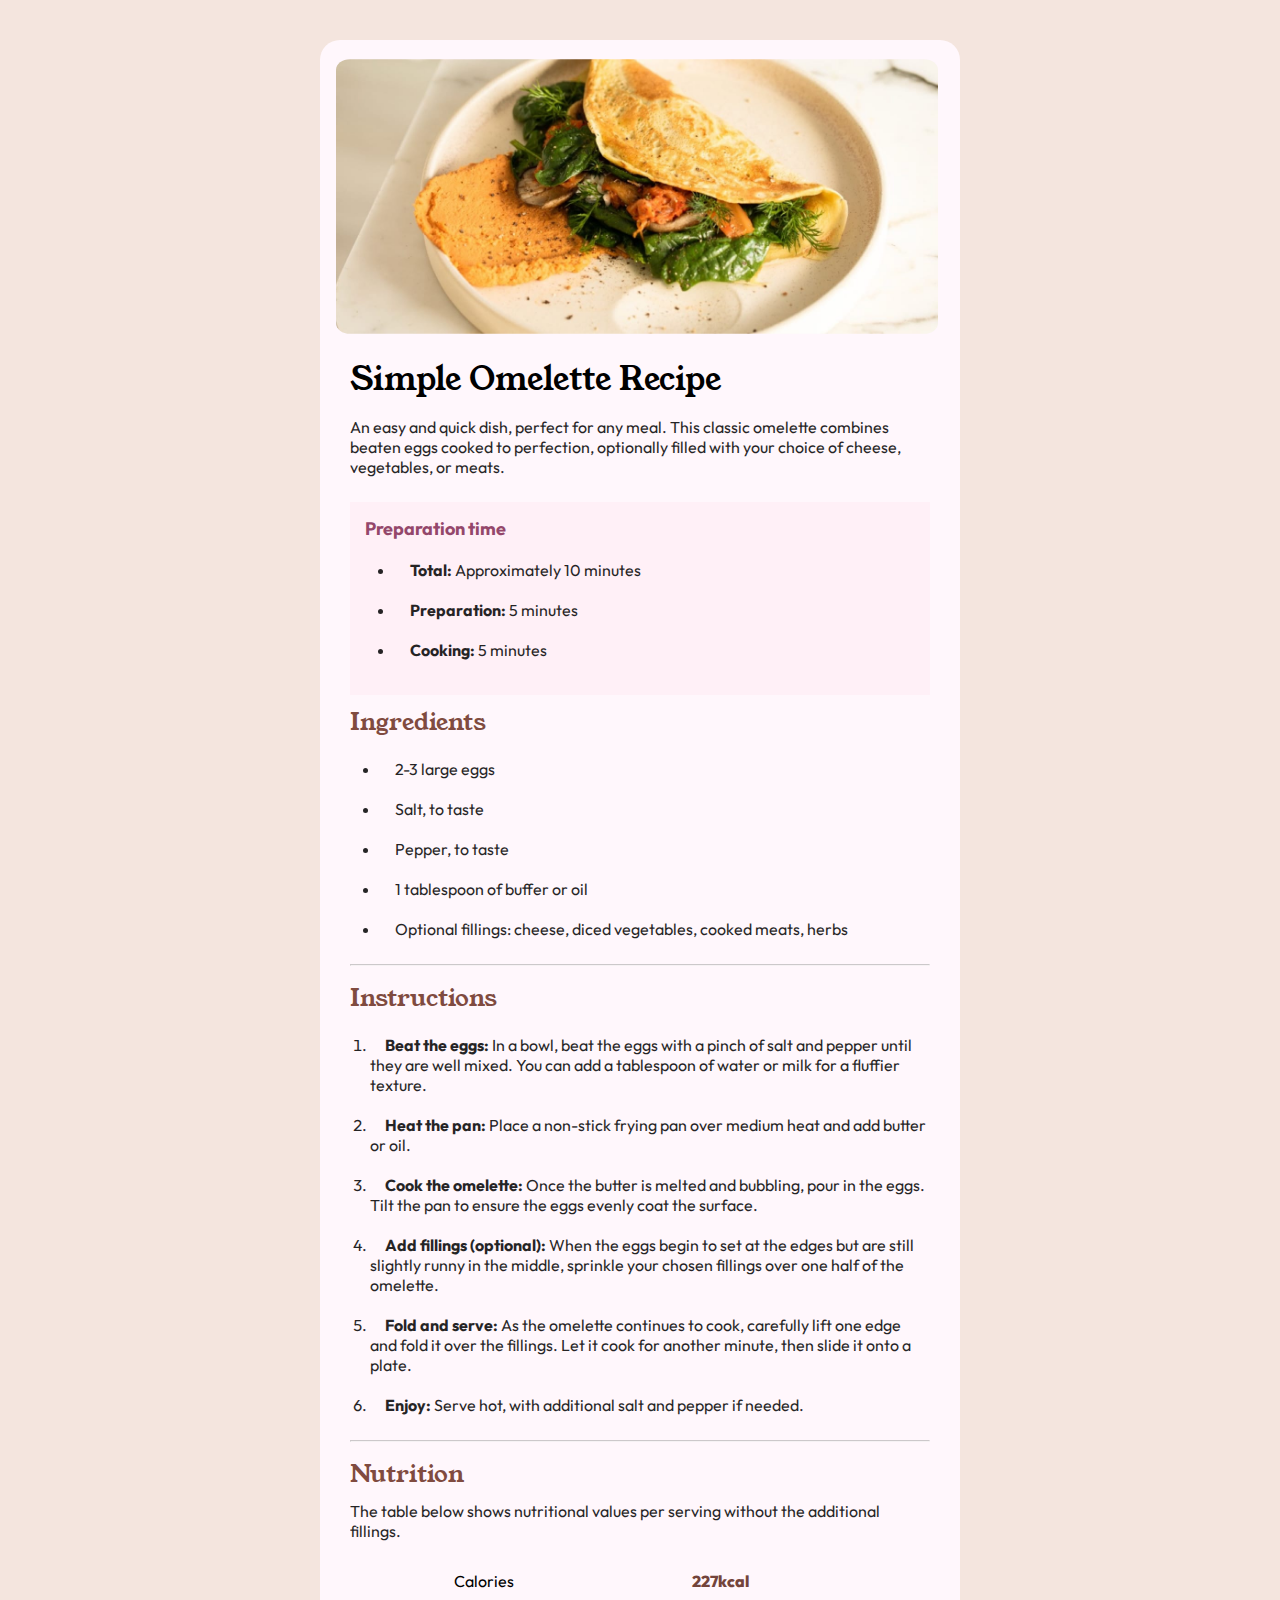
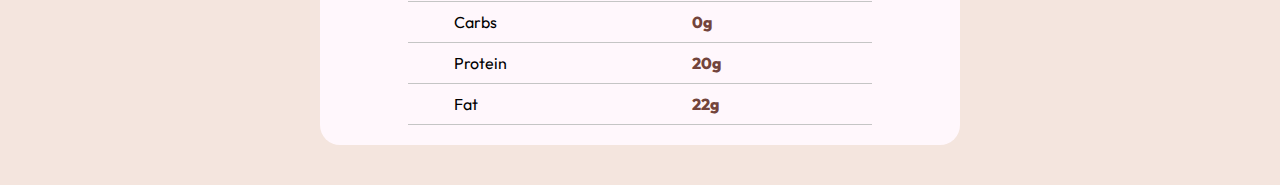
<file: recipe-page-main/index.html>
<!DOCTYPE html>
<html lang="en">
<head>
  <meta charset="UTF-8">
  <meta name="viewport" content="width=device-width, initial-scale=1.0"> <!-- displays site properly based on user's device -->
  <link href="https://fonts.googleapis.com/css2?family=Young+Serif&display=swap" rel="stylesheet">
  <link href="https://fonts.googleapis.com/css2?family=Outfit:wght@100..900&family=Young+Serif&display=swap" rel="stylesheet">
  <link rel="icon" type="image/png" sizes="32x32" href="./assets/images/favicon-32x32.png">
  <link rel="stylesheet" href="style.css">
  <title>Omelette</title>
 
</head>
<body>


  <main>
    <img id="imagem" src="assets/images/image-omelette.jpeg" alt="omelette image">

    <div class="content">
        <section id="Title">
          <h1 class="title">Simple Omelette Recipe</h1>
          <p>  An easy and quick dish, perfect for any meal. This classic omelette combines beaten eggs cooked 
          to perfection, optionally filled with your choice of cheese, vegetables, or meats.</p>
        </section>
        

          <section id="PreparationTime">
            <label>Preparation time</label>
            <ul>
              <li><span>Total:</span> Approximately 10 minutes</li>
              <li><span>Preparation:</span> 5 minutes</li>
              <li><span>Cooking:</span> 5 minutes</li>
            </ul>
          </section>
      
          <section id="Ingredients">
            <h2>Ingredients</h2>
            <ul>
              <li>2-3 large eggs</li>
              <li>Salt, to taste</li>
              <li>Pepper, to taste</li>
              <li>1 tablespoon of buffer or oil</li>
              <li>Optional fillings: cheese, diced vegetables, cooked meats, herbs</li>
            </ul>
          </section>

          <hr>

          <section id="Instruction">
            <h2>Instructions</h2>
            <ol>
              <li><span>Beat the eggs:</span> In a bowl, beat the eggs with a pinch of salt and pepper until they are well mixed. 
                You can add a tablespoon of water or milk for a fluffier texture.</li>
              <li>
                <span>Heat the pan:</span> Place a non-stick frying pan over medium heat and add butter or oil.</li>
              <li><span>Cook the omelette:</span> Once the butter is melted and bubbling, pour in the eggs. Tilt the pan to ensure 
                  the eggs evenly coat the surface.</li>
              <li><span>Add fillings (optional):</span> When the eggs begin to set at the edges but are still slightly runny in the 
                middle, sprinkle your chosen fillings over one half of the omelette.</li>
              <li><span>Fold and serve:</span> As the omelette continues to cook, carefully lift one edge and fold it over the 
                fillings. Let it cook for another minute, then slide it onto a plate.</li>
              <li><span>Enjoy:</span> Serve hot, with additional salt and pepper if needed.</li>
            </ol>
          </section>

          <hr>

          <section id="Nutrition">
            <h2>Nutrition</h2>
            <p>The table below shows nutritional values per serving without the additional fillings.</p>
            <table>
              <tr>
                <td class="nut">Calories</td>
                <td class="calorias">227kcal</td>
              </tr>

              <tr>
                <td class="nut">Carbs</td>
                <td class="calorias">0g</td>
              </tr>
              <tr>
                <td class="nut">Protein</td>
                <td class="calorias">20g</td>
              </tr>
              <tr>
                <td class="nut">Fat</td>
                <td class="calorias">22g</td>
              </tr>
            </table>
          </section>


    </div>

  </main>
 
  

</body>
</html>
</file>
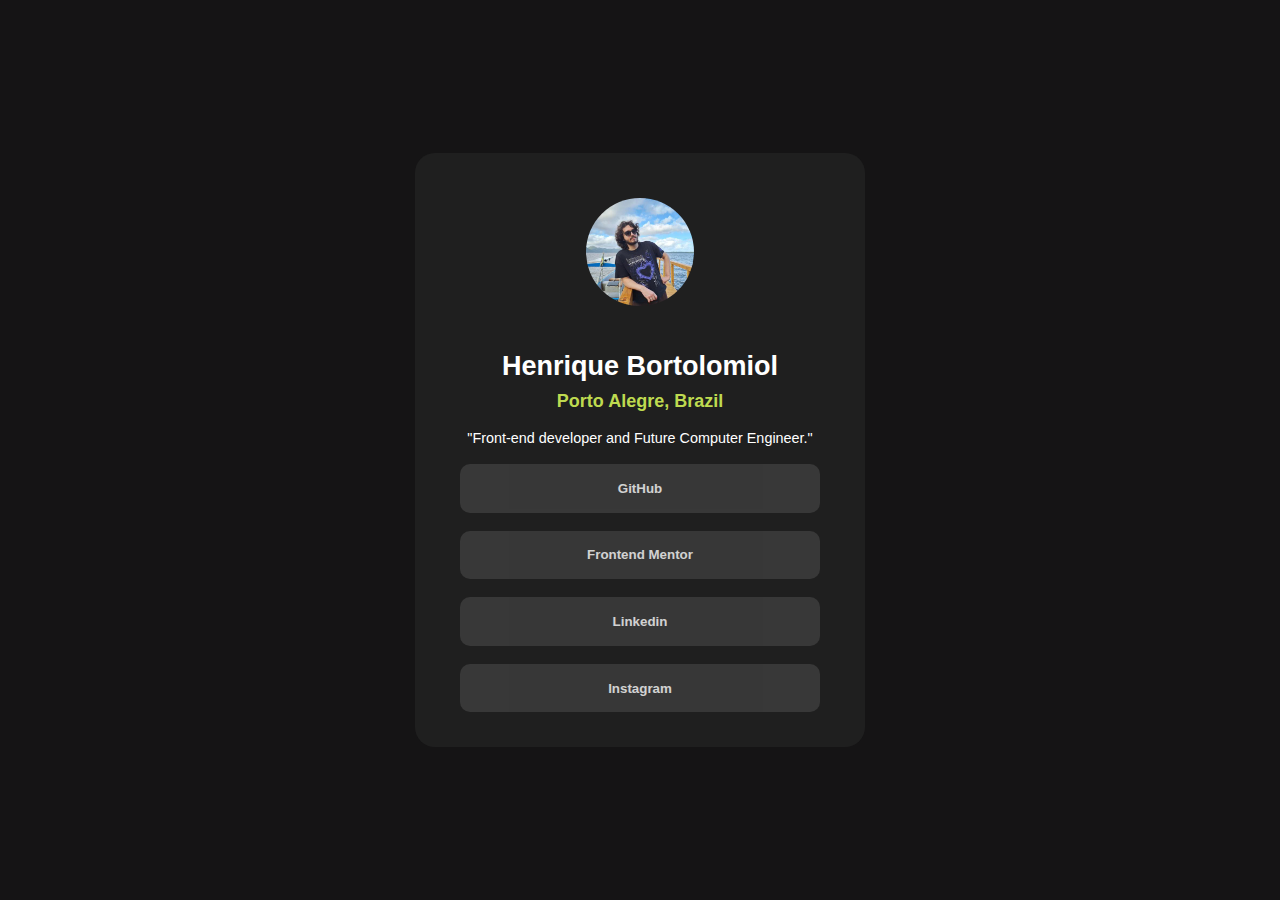
<file: social-links-profile-main/index.html>
<!DOCTYPE html>
<html lang="en">
<head>
  <meta charset="UTF-8">
  <meta name="viewport" content="width=device-width, initial-scale=1.0">
  <link rel="stylesheet" href="style.css">
  <link rel="stylesheet" href="https://fonts.google.com/specimen/Inter">
  <link rel="icon" type="image/png" sizes="32x32" href="./assets/images/favicon-32x32.png">
  
  <title>Social links profile</title>

</head>
<body>

  <main>
    <div id="profile_container">
      <div id="profile">
        <img src="assets/images/myself.jpg" alt="Myself">
        <h1>Henrique Bortolomiol</h1>
        <h2>Porto Alegre, Brazil</h2>
        <br>
        <legend>"Front-end developer and Future Computer Engineer."</legend>
      </div>
      
      <div id="buttons">
        <a href="https://github.com/KanjiSaiko"><button id="github">GitHub</button></a>
        <a href="https://www.frontendmentor.io/profile/KanjiSaiko"><button id="github">Frontend Mentor</button></a>
        <a href="https://www.linkedin.com/in/henrique-bortolomiol-775b76280/"><button id="github">Linkedin</button></a>
        <a href="https://instagram.com/KanjiSaiko"><button id="github">Instagram</button></a>
      </div>


    </div>
  </main>

</body>
</html>
</file>
<file: recipe-page-main/style.css>
* {
    margin: 0;
    padding: 0;

}

body {
    background-color: #f4e5de;
    display: flex;
    justify-content: center;
    align-items: center;
    font-family: "Outfit", sans-serif;
    width: 100%;
    
}

h1, h2{
    font-family: "Young Serif", sans-serif;
    font-weight: 400;
}

body p, body li {
    font-size: 16px;
    opacity: 0.85;
}

main {

    margin: 40px 20px;
    width: 50%;
    align-items: center;
    background-color: #fff7fc;
    border-radius: 20px;
}


#imagem {
    width: 94%;
    padding: 3% 2.5%;
    border-radius: 30px;
    max-width: 1000px;
}

.content {
    padding: 0px 30px;

}


.title{
    font-size: 32px;
    padding-bottom: 15px;

}

#Title {
    margin-bottom: 25px;
}

#PreparationTime{
    background-color: #fff0f7;
    padding: 15px 15px; 
    margin-bottom: 10px;
}

label {
    font-size: 18px;
    font-weight: 700;
    color: #94476b;
    margin-bottom: 5px;
}

#PreparationTime ul {
    padding: 10px 30px; 
}

li {
    padding: 10px 0;
}

span {
    font-size: 16px;
    font-weight: bold;
    margin-left: 15px;
}


h2{
    color: #804b40;
    margin-bottom: 10px;
}

#Ingredients {
    margin-bottom: 15px;
}

#Ingredients ul {
    color: #73443b;
    padding-left: 30px;
    
}

#Ingredients li {
    padding-left: 15px;
    color: black;
}

hr {
    opacity: 0.5;
}

#Instruction {
    margin-top: 15px;
    margin-bottom: 15px;
}

#Instruction ol {
    padding-left: 20px;
    color: #73443b;
}

#Instruction li {
    color: black;
}

#Nutrition {
    margin-top: 15px;
    margin-bottom: 15px;
}

#Nutrition table {
    width: 80%;
    margin: 20px auto;
    border-collapse: collapse;
}

#Nutrition td {
    padding: 10px 10%;
    border-bottom: 1px solid rgb(197, 197, 197);
    
}

#Nutrition .calorias{
    font-weight: 800;
    color: #73443b;
}


@media (max-width: 375px) {
    body {
      font-size: 14px;
    }
  
    main {
      width: 100%;
      margin: 20px;
    }
  
    #imagem {
      width: 100%;
      border-radius: 0; 
    }
  
    .content {
      padding: 0 10px;
    }
  

  }
</file>
<file: social-links-profile-main/style.css>
* {
    padding: 0;
    margin: 0;
}

body {
    background-color: #151415;
    font-family: "Inter", sans-serif;
    justify-content: center;
    align-items: center;
    display: flex;
}

main {
    margin: 17vh auto;
    background-color: #1f1f1f;
    border-radius: 20px;
    width: 50vh;
    height: 66vh;
}
#profile {
    width: 40vh;
    margin: auto;
    text-align: center;
}

img {
    display: block;
    width: 12vh;
    margin: 5vh auto;
    border-radius: 10dvb;
}

h1{
    font-size: 3vh;
    margin: 1vh;
    color: white;
}

h2 {
    font-size: 2vh;
    color: #beda50;
    font-weight: 700;
}

legend {
    color: white;
    font-size: 1.6vh;
}



#buttons {
    width: 45vh;
    height: 45vh;
    align-items: center;
    margin: auto;
    min-height: 5vh;
    min-width: 30vh;
}

button {
    border: none;
    display: block;
    opacity: 0.8;
    margin: 2vh auto;
    width: 40vh;
    border-radius: 10px;
    height: 5.4vh; 
    color: white;
    background-color: #3E3E3E;
    font-weight: 800;
}

button:hover {
    background-color: #7F7F7F;
    cursor: pointer;
}

a{
    min-height: 5vh;
    min-width: 30vh; 
    
    text-decoration: none;
}


@media (max-height: 600px){
    main{
        margin: 90px auto;
        width: 300px;
        height: 390px;
    }

    #profile {
        width: 250px;
    }

    #buttons {
        
        width: 250px;
        height: 170px;
        display: flex;
        flex-direction: column;
        justify-content: space-between;
        align-items: center;
        
    }

    button {
        margin: 15px auto;
        width: 230px;
        height: 30px;
    }

    a {
        margin-bottom: 5px;
    }

    h1{
        font-size: 16px;
    }

    h2 {
        font-size: 13px;
    }

    legend {
        font-size: 10px;
    }

    img{
        margin: 25px auto;
        border-radius: 40px;
        width: 70px;
    }
}
</file>
